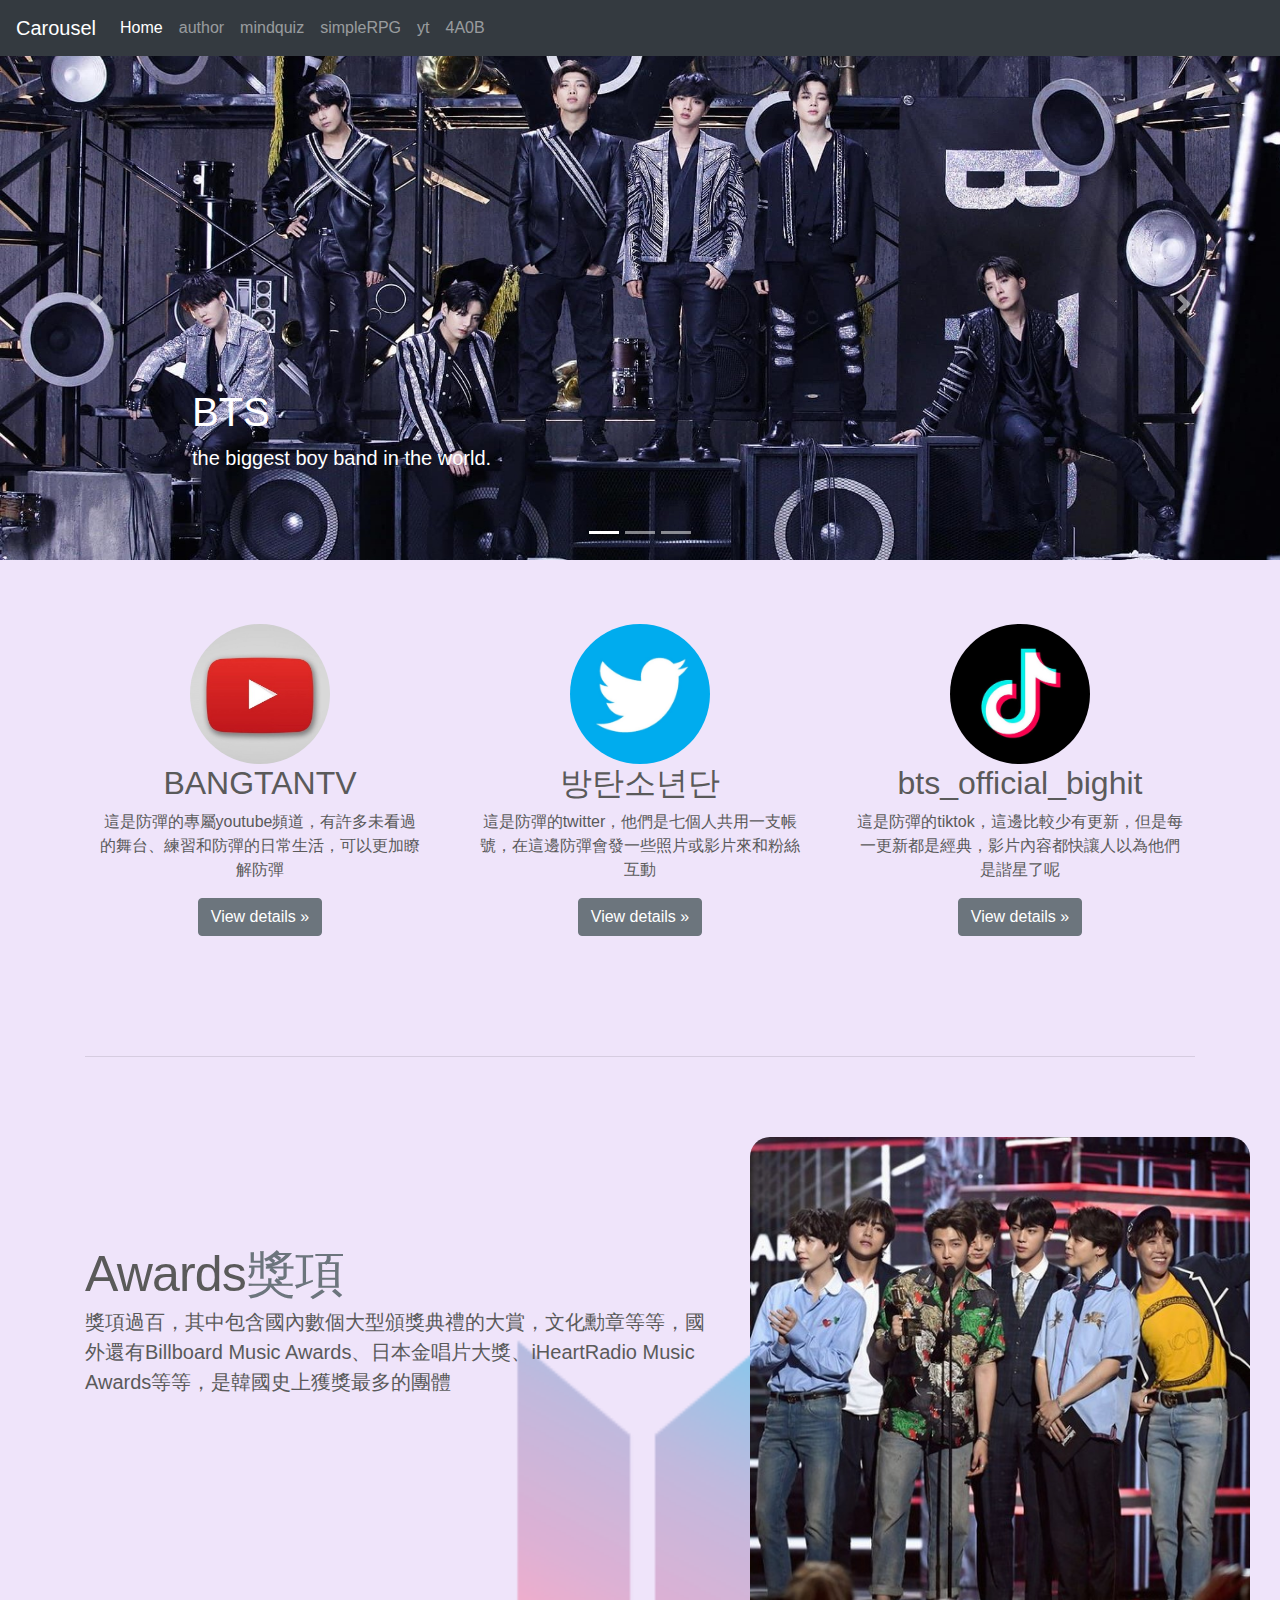
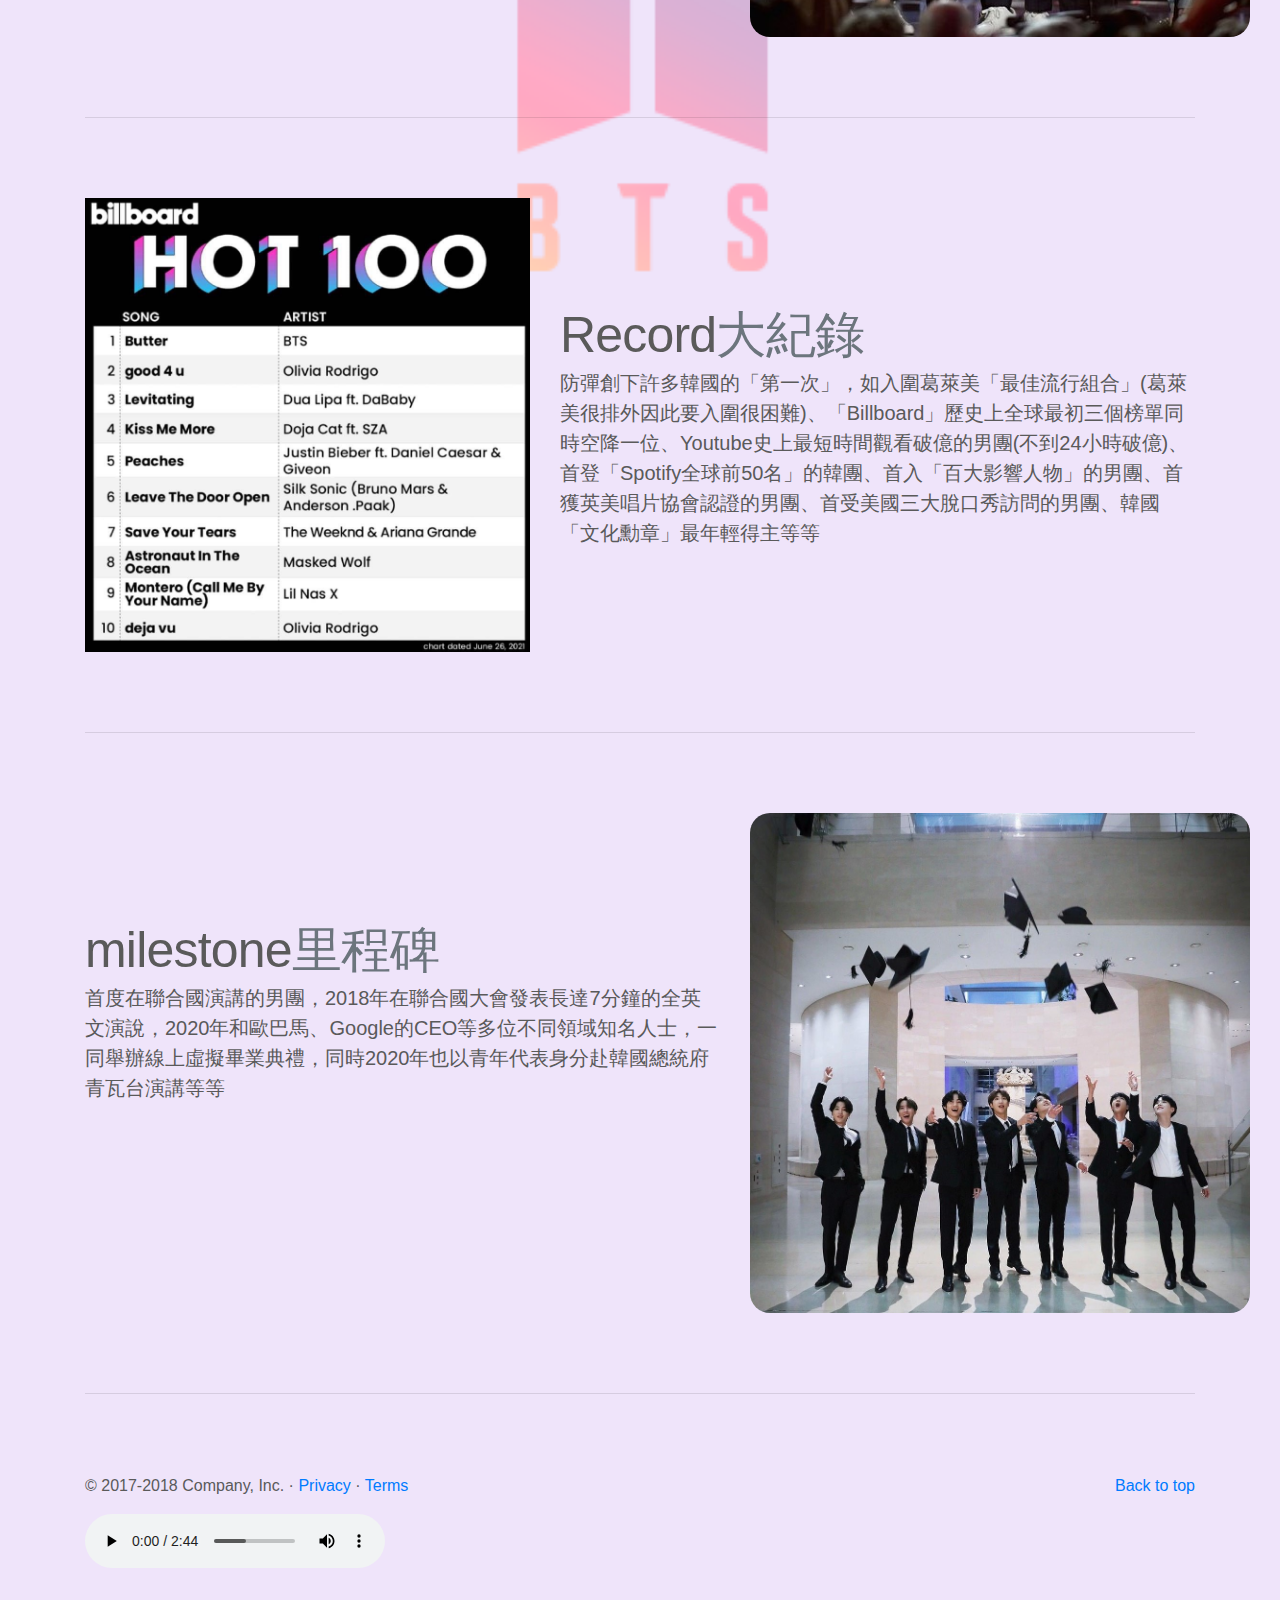
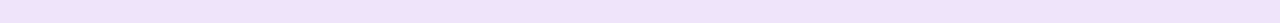
<file: index.html>
<!doctype html>
<html lang="en">

<head>
    <meta charset="utf-8">
    <meta name="viewport" content="width=device-width, initial-scale=1, shrink-to-fit=no">
    <meta name="description" content="">
    <meta name="author" content="">
    <link rel="icon" href="favicon.ico">

    <title>Carousel Template for Bootstrap</title>

    <!-- Bootstrap core CSS -->
    <link href="dist/css/bootstrap.min.css" rel="stylesheet">
    <link href="style.css" rel="stylesheet">

    <!-- Custom styles for this template -->
    <link href="carousel.css" rel="stylesheet">

</head>

<body>

    <header>
        </audio>
        <nav class=" navbar navbar-expand-md navbar-dark fixed-top bg-dark ">
            <a class="navbar-brand " href="# ">Carousel</a>
            <button class="navbar-toggler " type="button " data-toggle="collapse " data-target="#navbarCollapse " aria-controls="navbarCollapse " aria-expanded="false " aria-label="Toggle navigation ">
          <span class="navbar-toggler-icon "></span>
        </button>
            <div class="collapse navbar-collapse " id="navbarCollapse ">
                <ul class="navbar-nav mr-auto ">
                    <li class="nav-item active ">
                        <a class="nav-link " href="# ">Home <span class="sr-only ">(current)</span></a>
                    </li>
                    <li class="nav-item">
                        <a class="nav-link" href="irene.html">author</a>
                    </li>
                    <li class="nav-item ">
                        <a class="nav-link " href="mindquiz.html ">mindquiz</a>
                    </li>
                    <li class="nav-item ">
                        <a class="nav-link " href="simpleRPG.html ">simpleRPG</a>
                    </li>
                    <li class="nav-item ">
                        <a class="nav-link " href="yt.html ">yt</a>
                    </li>
                    <li class="nav-item">
                        <a class="nav-link " href="4A0B.html">4A0B</a>
                    </li>
                </ul>

            </div>
        </nav>
    </header>

    <main role="main ">

        <div id="myCarousel" class="carousel slide" data-ride="carousel">
            <ol class="carousel-indicators">
                <li data-target="#myCarousel" data-slide-to="0" class="active"></li>
                <li data-target="#myCarousel" data-slide-to="1"></li>
                <li data-target="#myCarousel" data-slide-to="2"></li>
            </ol>
            <div class="carousel-inner">
                <div class="carousel-item active">
                    <img class="first-slide" src="img/02.jpg" alt="First slide">
                    <div class="container">
                        <div class="carousel-caption text-left">
                            <h1>BTS</h1>
                            <p>the biggest boy band in the world.</p>

                        </div>
                    </div>
                </div>
                <div class="carousel-item">
                    <img class="second-slide" src="img/20.jpg" alt="Second slide">
                    <div class="container">
                        <div class="carousel-caption">
                            <h1>防彈少年團</h1>
                            <p>由Jin Suga J-hope RM Jimin V Joungkook組成的七人男子團體</p>

                        </div>
                    </div>
                </div>
                <div class="carousel-item">
                    <img class="third-slide" src="img/06.jpg" alt="Third slide">
                    <div class="container">
                        <div class="carousel-caption text-right">
                            <h1>Speak Yourself！</h1>
                            <p>No matter who you are, where you from, your skin color, your gender identity, just speak yourself.</p>

                        </div>
                    </div>
                </div>
            </div>
            <a class="carousel-control-prev" href="#myCarousel" role="button" data-slide="prev">
                <span class="carousel-control-prev-icon" aria-hidden="true"></span>
                <span class="sr-only">Previous</span>
            </a>
            <a class="carousel-control-next" href="#myCarousel" role="button" data-slide="next">
                <span class="carousel-control-next-icon" aria-hidden="true"></span>
                <span class="sr-only">Next</span>
            </a>
        </div>


        <!-- Marketing messaging and featurettes
      ================================================== -->
        <!-- Wrap the rest of the page in another container to center all the content. -->

        <div class="container marketing ">

            <!-- Three columns of text below the carousel -->
            <div class="row ">
                <div class="col-lg-4 ">
                    <img class="rounded-circle " src="img/07.jpg " alt="Generic placeholder image " width="140 " height="140 ">
                    <h2>BANGTANTV</h2>
                    <p>這是防彈的專屬youtube頻道，有許多未看過的舞台、練習和防彈的日常生活，可以更加瞭解防彈</p>
                    <p><a class="btn btn-secondary " href="https://www.youtube.com/channel/UCLkAepWjdylmXSltofFvsYQ " role="button ">View details &raquo;</a></p>
                </div>
                <!-- /.col-lg-4 -->
                <div class="col-lg-4 ">
                    <img class="rounded-circle " src="img/08.jpg " alt="Generic placeholder image " width="140 " height="140 ">
                    <h2>방탄소년단</h2>
                    <p>這是防彈的twitter，他們是七個人共用一支帳號，在這邊防彈會發一些照片或影片來和粉絲互動</p>
                    <p><a class="btn btn-secondary " href="https://twitter.com/BTS_twt " role="button ">View details &raquo;</a></p>
                </div>
                <!-- /.col-lg-4 -->
                <div class="col-lg-4 ">
                    <img class="rounded-circle " src="img/09.jpg " alt="Generic placeholder image " width="140 " height="140 ">
                    <h2>bts_official_bighit</h2>
                    <p>這是防彈的tiktok，這邊比較少有更新，但是每一更新都是經典，影片內容都快讓人以為他們是諧星了呢</p>
                    <p><a class="btn btn-secondary " href="https://www.tiktok.com/@bts_official_bighit? " role="button ">View details &raquo;</a></p>
                </div>
                <!-- /.col-lg-4 -->
            </div>
            <!-- /.row -->


            <!-- START THE FEATURETTES -->

            <hr class="featurette-divider ">

            <div class="row featurette ">
                <div class="col-md-7 ">
                    <h2 class="featurette-heading ">Awards<span class="text-muted ">獎項</span></h2>
                    <p class="lead ">獎項過百，其中包含國內數個大型頒獎典禮的大賞，文化勳章等等，國外還有Billboard Music Awards、日本金唱片大獎、iHeartRadio Music Awards等等，是韓國史上獲獎最多的團體</p>
                </div>
                <div class="col-md-5 ">
                    <a href="https://www.youtube.com/watch?v=60Ks0ybPuac"><img class="radius" src="img/13.jpg " alt="Generic placeholder image "></a>
                </div>
            </div>

            <hr class="featurette-divider ">

            <div class="row featurette ">
                <div class="col-md-7 order-md-2 ">
                    <h2 class="featurette-heading ">Record<span class="text-muted ">大紀錄</span></h2>
                    <p class="lead ">防彈創下許多韓國的「第一次」，如入圍葛萊美「最佳流行組合」(葛萊美很排外因此要入圍很困難)、「Billboard」歷史上全球最初三個榜單同時空降一位、Youtube史上最短時間觀看破億的男團(不到24小時破億)、首登「Spotify全球前50名」的韓團、首入「百大影響人物」的男團、首獲英美唱片協會認證的男團、首受美國三大脫口秀訪問的男團、韓國「文化勳章」最年輕得主等等</p>
                </div>
                <div class="col-md-5 order-md-1 ">
                    <a href="https://www.youtube.com/watch?v=T4x7sDevVTY"><img class="featurette-image img-fluid mx-auto " src="img/14.jpg " alt="Generic placeholder image "></a>
                </div>
            </div>

            <hr class="featurette-divider ">

            <div class="row featurette ">
                <div class="col-md-7 ">
                    <h2 class="featurette-heading ">milestone<span class="text-muted ">里程碑</span></h2>
                    <p class="lead ">首度在聯合國演講的男團，2018年在聯合國大會發表長達7分鐘的全英文演說，2020年和歐巴馬、Google的CEO等多位不同領域知名人士，一同舉辦線上虛擬畢業典禮，同時2020年也以青年代表身分赴韓國總統府青瓦台演講等等</p>
                </div>
                <div class="col-md-5 ">
                    <a href="https://www.youtube.com/watch?v=ZhJ-LAQ6e_Y"><img class="radius" src="img/12.jpg " alt="Generic placeholder image "></a>
                </div>
            </div>

            <hr class="featurette-divider ">

            <!-- /END THE FEATURETTES -->

        </div>
        <!-- /.container -->


        <!-- FOOTER -->
        <footer class="container ">
            <p class="float-right "><a href="# ">Back to top</a></p>
            <p>&copy; 2017-2018 Company, Inc. &middot; <a href="# ">Privacy</a> &middot; <a href="# ">Terms</a></p>
            <audio src="butter.mp3" controls autoplay loop></audio>

        </footer>
    </main>

    <!-- Bootstrap core JavaScript
    ================================================== -->
    <!-- Placed at the end of the document so the pages load faster -->
    <script src="https://code.jquery.com/jquery-3.3.1.slim.min.js " integrity="sha384-q8i/X+965DzO0rT7abK41JStQIAqVgRVzpbzo5smXKp4YfRvH+8abtTE1Pi6jizo " crossorigin="anonymous "></script>
    <script>
        window.jQuery || document.write('<script src="assets/js/vendor/jquery-slim.min.js "><\/script>')
    </script>
    <script src="assets/js/vendor/popper.min.js "></script>
    <script src="dist/js/bootstrap.min.js "></script>
    <!-- Just to make our placeholder images work. Don't actually copy the next line! -->
    <script src="assets/js/vendor/holder.min.js "></script>
</body>

</html>
</file>
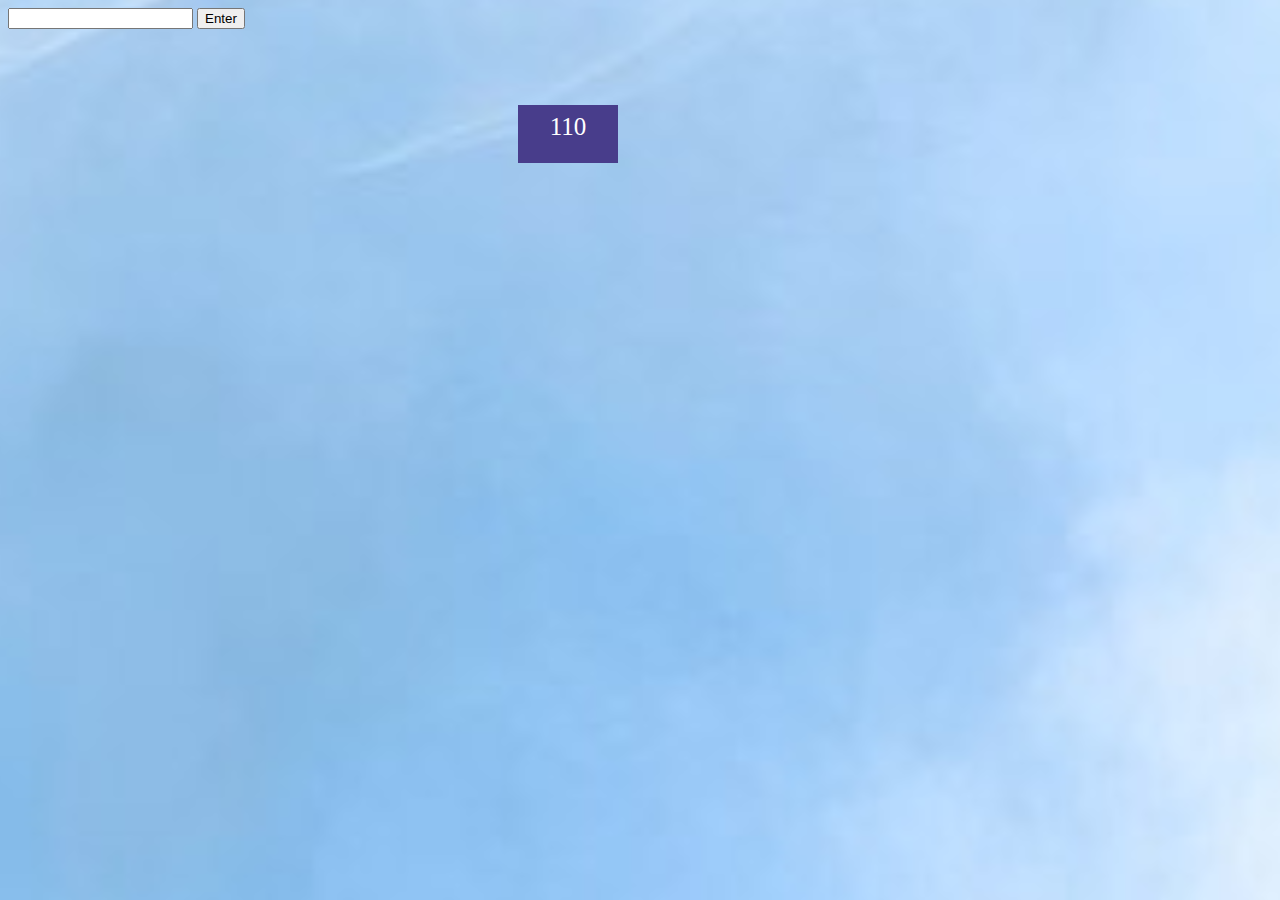
<file: 4A0B/index.html>
<!DOCTYPE html>

<head>
    <meta charset="utf-8">
    <title></title>
    <link rel="stylesheet" href="style.css">
</head>

<body>
    <input id="userInput" type="text">
    <button>Enter</button>
    <p id="hint"></p>
    <div id="timer"></div>
    <!--倒數 -->
    <script async defer src="main.js"></script>
</body>

</html>
</file>
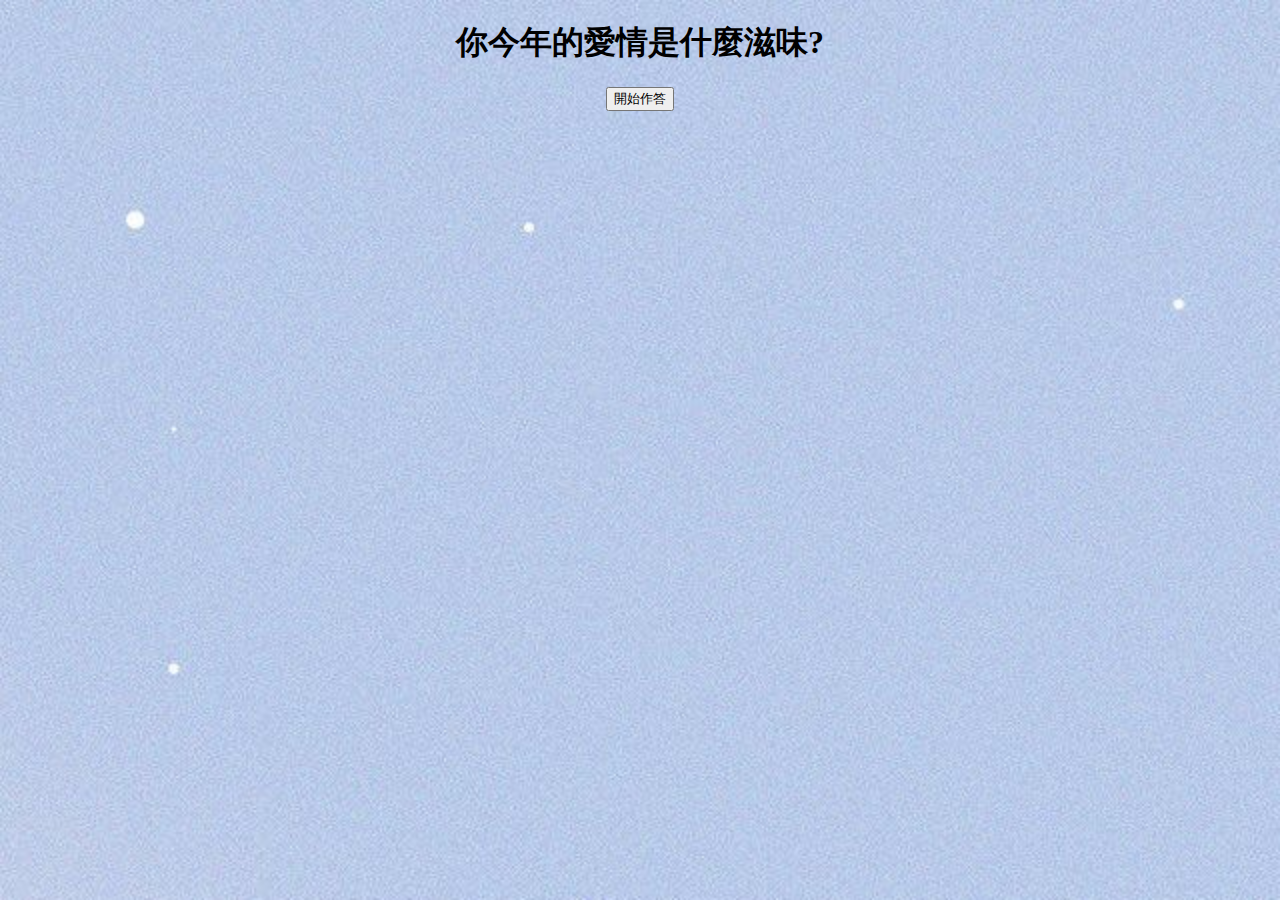
<file: mindquiz/index.html>
<!DOCTYPE html>
<html>

<head>
    <meta charset="utf-8">
    <title>Mind Quiz</title>
    <link rel="stylesheet" href="style.css">
</head>

<body>
    <h1>你今年的愛情是什麼滋味?</h1>
    <div>
        <h2 id="question"></h2>
        <div id="options"></div>
    </div>
    <input id="startButton" type="button" value="開始作答">
    <script src="https://code.jquery.com/jquery-3.6.0.min.js"></script>
    <script src="data.js"></script>
    <script src="main.js"></script>
</body>

</html>
</file>
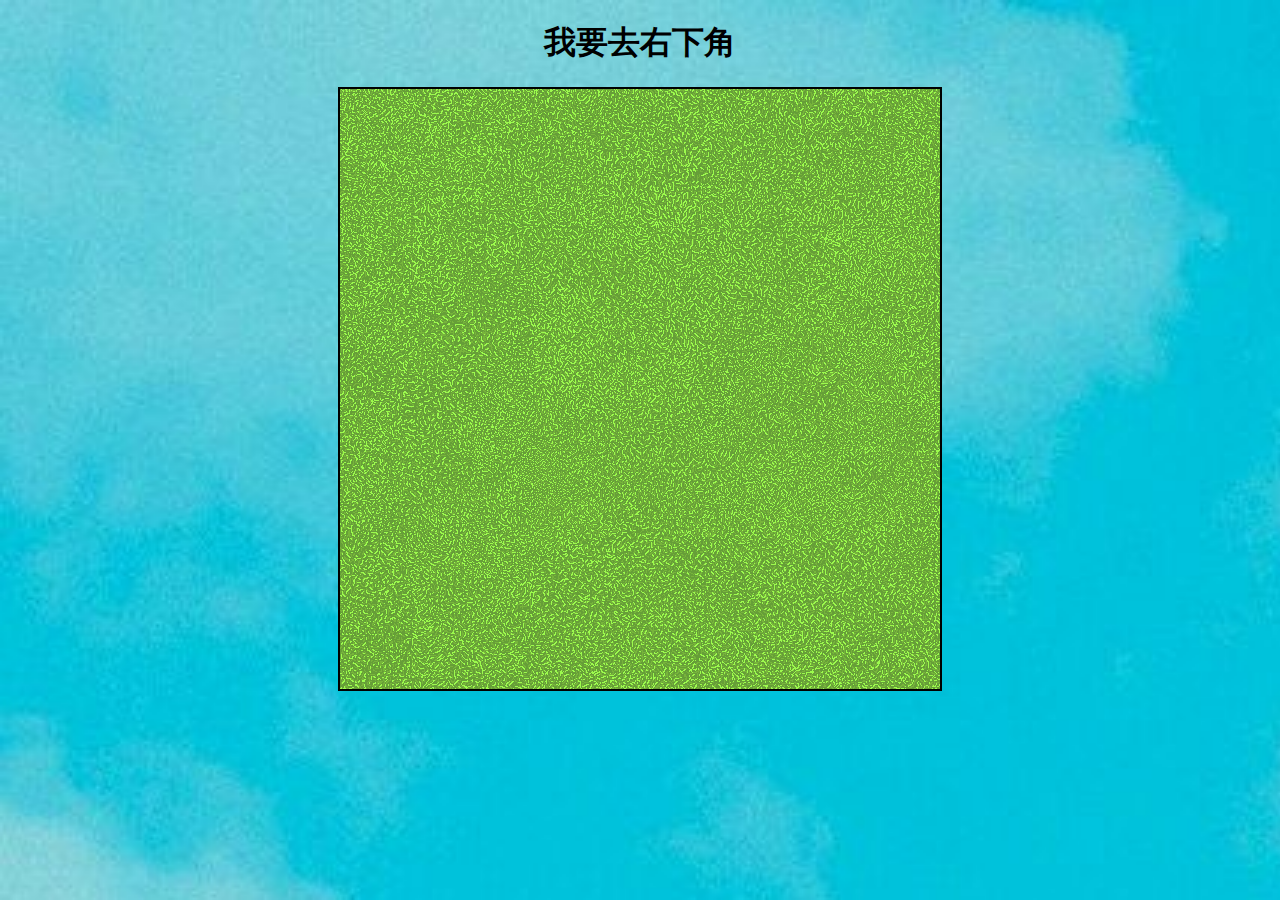
<file: simpleRPG/index.html>
<!DOCTYPE html>
<html>

<head>
    <meta charset="utf-8">
    <title>Simple RPG</title>
    <link rel="stylesheet" href="style.css">
</head>

<body>
    <h1>我要去右下角</h1>
    <div>
        <canvas id="myCanvas" width="600" height="600"></canvas>
        <p id="talkBox"></p>
    </div>
    <script src="https://code.jquery.com/jquery-3.6.0.min.js"></script>
    <script src="main.js"></script>
</body>

</html>
</file>
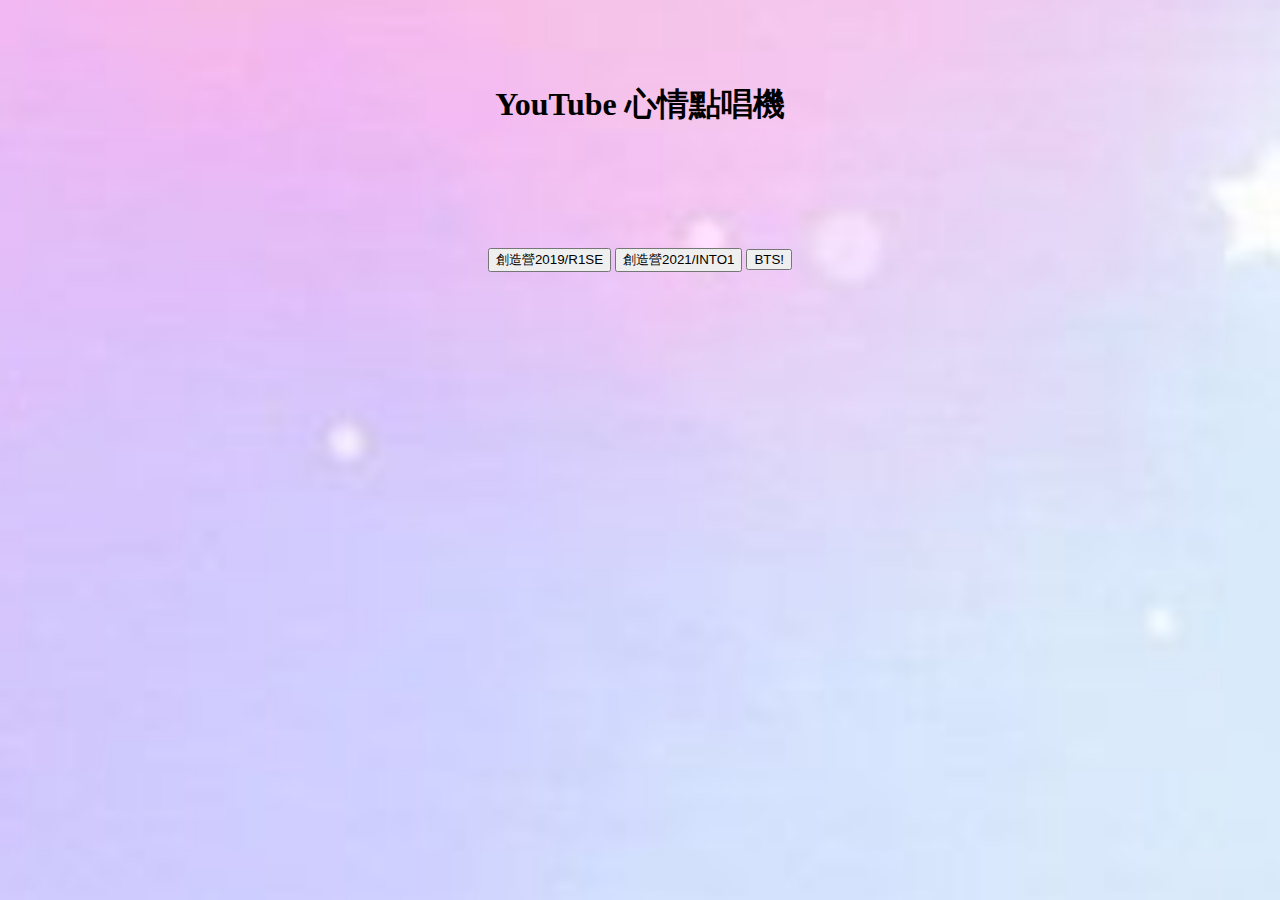
<file: yt/index.html>
<!DOCTYPE html>
<html>

<head>
    <meta charset="utf-8">
    <title></title>
    <link rel="stylesheet" href="style.css">
</head>

<body>
    <br><br><br>
    <h1>YouTube 心情點唱機</h1>

    <!--播放歌曲名稱放這裡-->
    <div id="player"></div>
    <h2></h2>
    <!-- YouTube Video Player -->
    <br><br><br>
    <input id="playButton1" type="button" value="創造營2019/R1SE">
    <input id="playButton2" type="button" value="創造營2021/INTO1">
    <input id="playButton3" type="button" value="BTS!">
    <script src="https://code.jquery.com/jquery-3.6.0.min.js"></script>
    <script src="https://www.youtube.com/iframe_api"></script>
    <script src="playList.js"></script>
    <script src="main.js"></script>
</body>

</html>
</file>
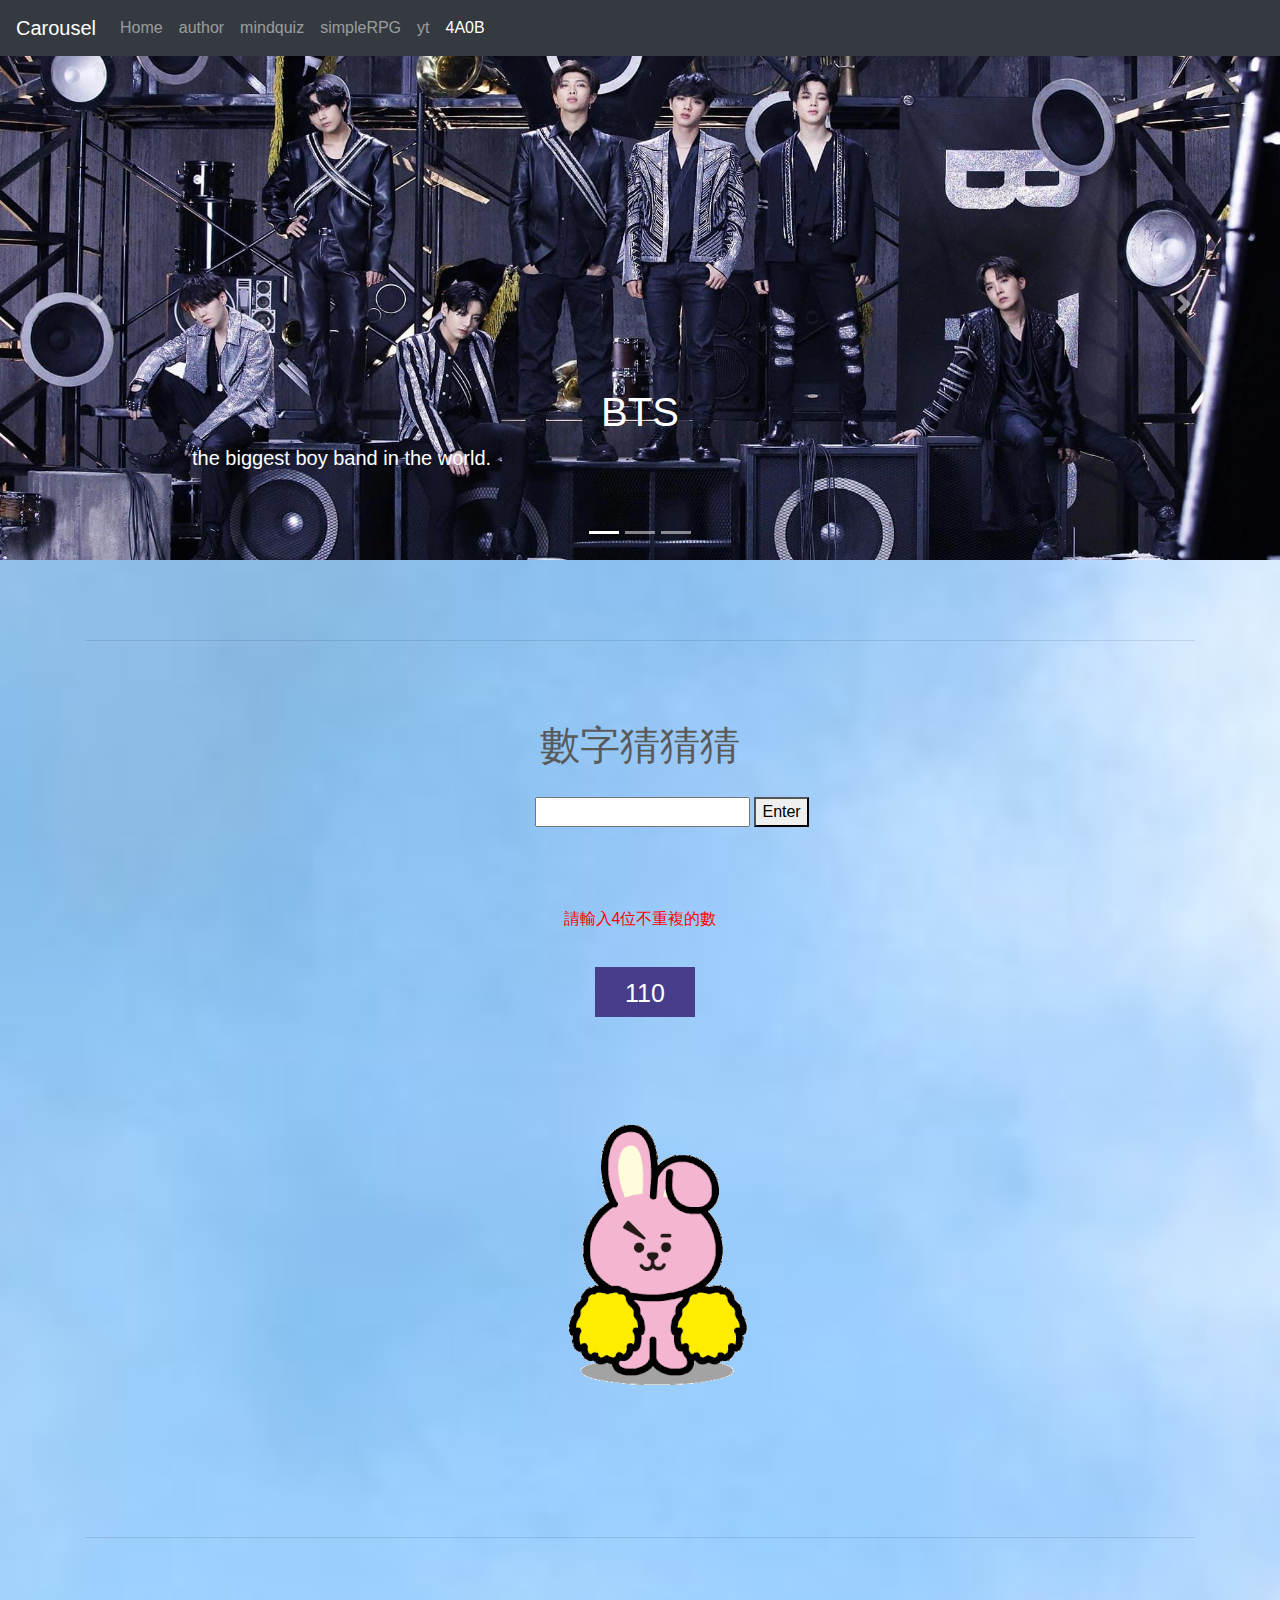
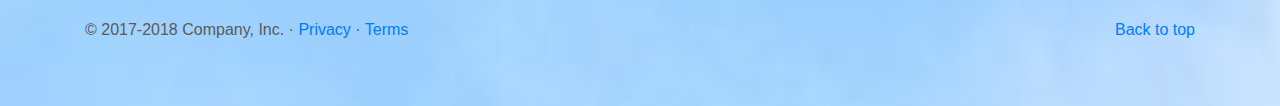
<file: 4A0B.html>
<!doctype html>
<html lang="en">

<head>
    <meta charset="utf-8">
    <meta name="viewport" content="width=device-width, initial-scale=1, shrink-to-fit=no">
    <meta name="description" content="">
    <meta name="author" content="">
    <link rel="icon" href="favicon.ico">

    <title>Carousel Template for Bootstrap</title>

    <!-- Bootstrap core CSS -->
    <link href="dist/css/bootstrap.min.css" rel="stylesheet">
    <link href="4A0B/style.css" rel="stylesheet">

    <!-- Custom styles for this template -->
    <link href="carousel.css" rel="stylesheet">
</head>

<body>

    <header>
        <nav class="navbar navbar-expand-md navbar-dark fixed-top bg-dark">
            <a class="navbar-brand" href="#">Carousel</a>
            <button class="navbar-toggler" type="button" data-toggle="collapse" data-target="#navbarCollapse" aria-controls="navbarCollapse" aria-expanded="false" aria-label="Toggle navigation">
          <span class="navbar-toggler-icon"></span>
        </button>
            <div class="collapse navbar-collapse" id="navbarCollapse">
                <ul class="navbar-nav mr-auto">
                    <li class="nav-item">
                        <a class="nav-link" href="index.html">Home </a>
                    </li>
                    <li class="nav-item">
                        <a class="nav-link" href="irene.html">author</a>
                    </li>
                    <li class="nav-item ">
                        <a class="nav-link" href="mindquiz.html">mindquiz</a>
                    </li>
                    <li class="nav-item">
                        <a class="nav-link" href="simpleRPG.html">simpleRPG</a>
                    </li>
                    <li class="nav-item">
                        <a class="nav-link" href="yt.html">yt</a>
                    </li>
                    <li class="nav-item">
                        <a class="nav-link active" href="#">4A0B<span class="sr-only">(current)</span></a>
                    </li>
                </ul>

            </div>
        </nav>
    </header>

    <main role="main">

        <div id="myCarousel" class="carousel slide" data-ride="carousel">
            <ol class="carousel-indicators">
                <li data-target="#myCarousel" data-slide-to="0" class="active"></li>
                <li data-target="#myCarousel" data-slide-to="1"></li>
                <li data-target="#myCarousel" data-slide-to="2"></li>
            </ol>
            <div class="carousel-inner">
                <div class="carousel-item active">
                    <img class="first-slide" src="img/02.jpg" alt="First slide">
                    <div class="container">
                        <div class="carousel-caption text-left">
                            <h1>BTS</h1>
                            <p>the biggest boy band in the world.</p>

                        </div>
                    </div>
                </div>
                <div class="carousel-item">
                    <img class="second-slide" src="img/20.jpg" alt="Second slide">
                    <div class="container">
                        <div class="carousel-caption">
                            <h1>防彈少年團</h1>
                            <p>由Jin Suga J-hope RM Jimin V Joungkook組成的七人男子團體</p>

                        </div>
                    </div>
                </div>
                <div class="carousel-item">
                    <img class="third-slide" src="img/06.jpg" alt="Third slide">
                    <div class="container">
                        <div class="carousel-caption text-right">
                            <h1>Speak Yourself！</h1>
                            <p>No matter who you are, where you from, your skin color, your gender identity, just speak yourself.</p>

                        </div>
                    </div>
                </div>
            </div>
            <a class="carousel-control-prev" href="#myCarousel" role="button" data-slide="prev">
                <span class="carousel-control-prev-icon" aria-hidden="true"></span>
                <span class="sr-only">Previous</span>
            </a>
            <a class="carousel-control-next" href="#myCarousel" role="button" data-slide="next">
                <span class="carousel-control-next-icon" aria-hidden="true"></span>
                <span class="sr-only">Next</span>
            </a>
        </div>


        <!-- Marketing messaging and featurettes
      ================================================== -->
        <!-- Wrap the rest of the page in another container to center all the content. -->

        <div class="container marketing">


            <!-- START THE FEATURETTES -->

            <hr class="featurette-divider">
            <h1>數字猜猜猜</h1>
            <input id="userInput" type="text" maxlength="4" style="margin-left:450px; margin-top:20px">
            <button id="Button">Enter</button>
            <table id="myTable">

            </table>
            <p id="hint">請輸入4位不重複的數</p>
            <div id="timer"></div>
            <img id="myImage" src="4A0B/02.gif" width="640" height="320">
            <audio id="bgMusic">
            </audio>
            <hr class="featurette-divider ">

            <!-- /END THE FEATURETTES -->

        </div>
        <!-- /.container -->


        <!-- FOOTER -->
        <footer class="container ">
            <p class="float-right "><a href="# ">Back to top</a></p>
            <p>&copy; 2017-2018 Company, Inc. &middot; <a href="# ">Privacy</a> &middot; <a href="# ">Terms</a></p>

        </footer>
    </main>

    <!-- Bootstrap core JavaScript
    ================================================== -->
    <!-- Placed at the end of the document so the pages load faster -->
    <script src="https://code.jquery.com/jquery-3.3.1.slim.min.js " integrity="sha384-q8i/X+965DzO0rT7abK41JStQIAqVgRVzpbzo5smXKp4YfRvH+8abtTE1Pi6jizo " crossorigin="anonymous "></script>
    <script>
        window.jQuery || document.write('<script src="assets/js/vendor/jquery-slim.min.js "><\/script>')
    </script>
    <script src="assets/js/vendor/popper.min.js "></script>
    <script src="dist/js/bootstrap.min.js "></script>
    <!-- Just to make our placeholder images work. Don't actually copy the next line! -->
    <script src="assets/js/vendor/holder.min.js "></script>
    <script src="4A0B/main.js "></script>
</body>

</html>
</file>
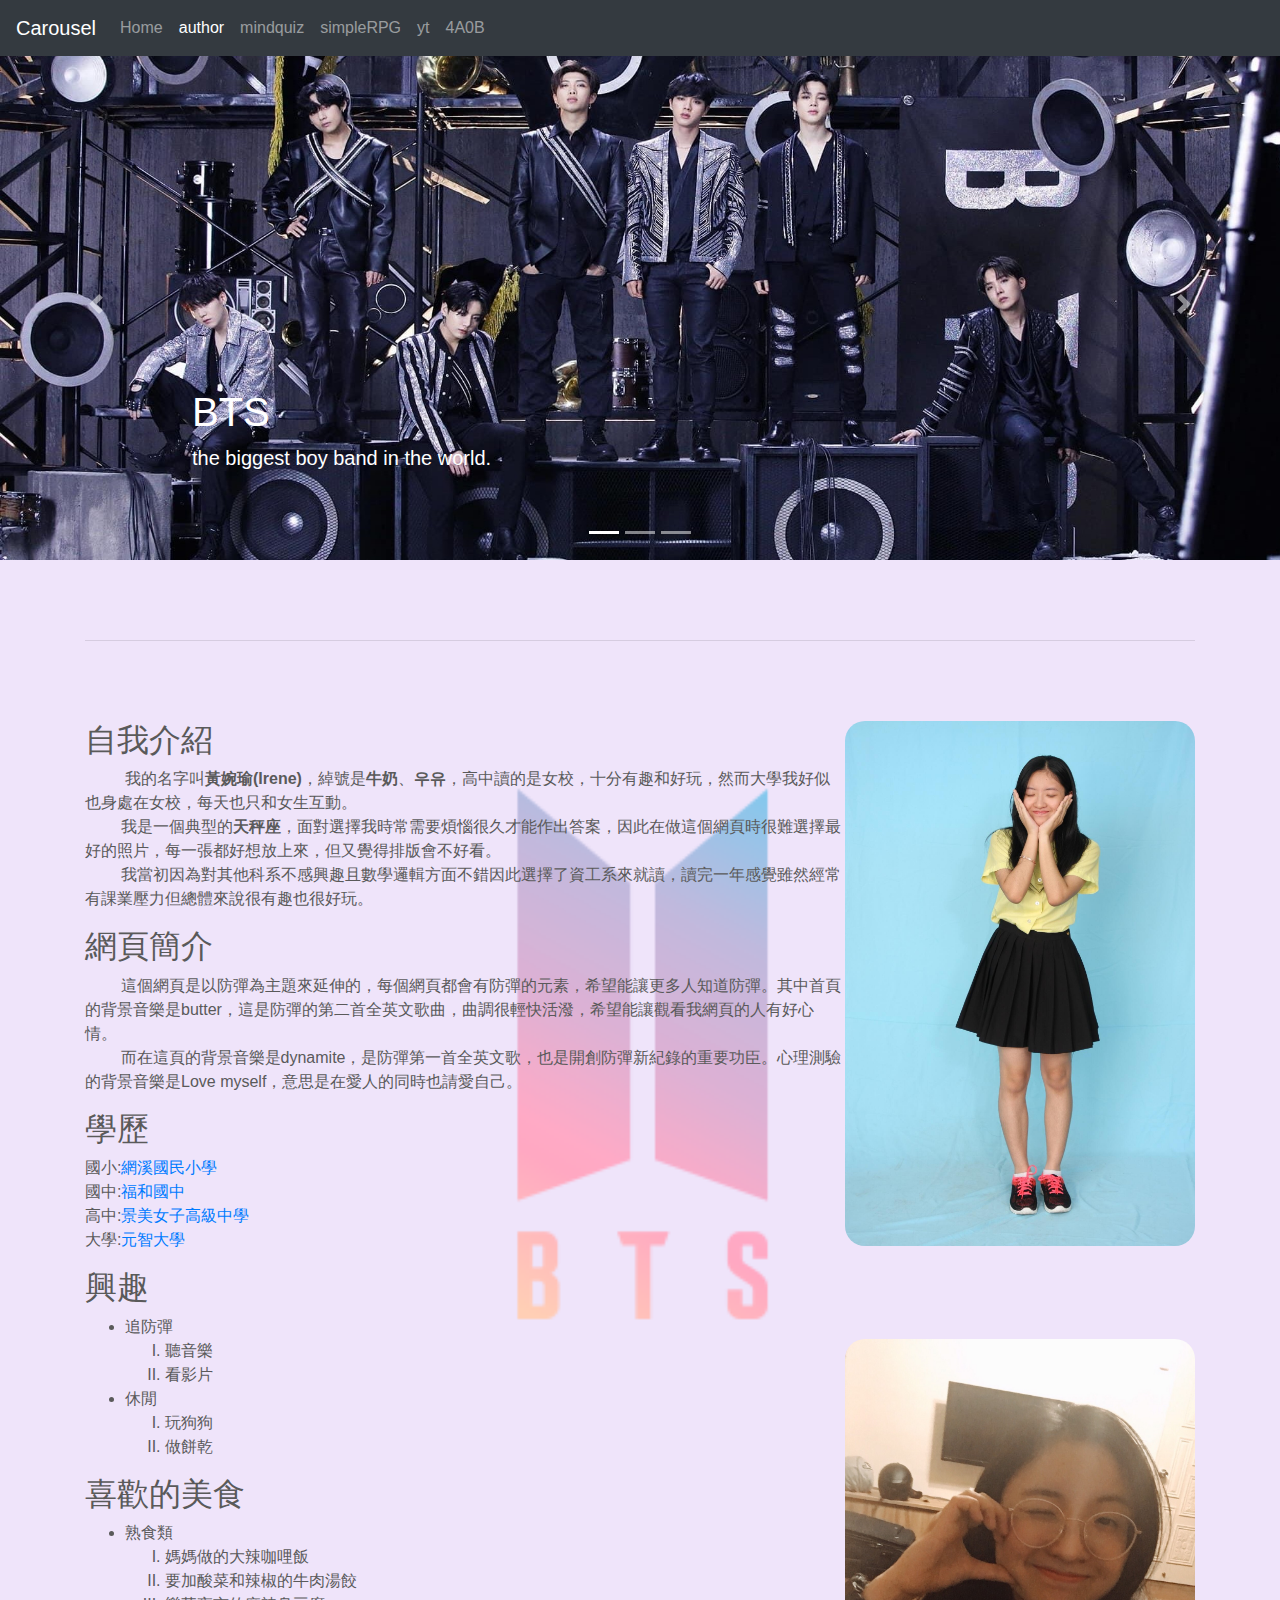
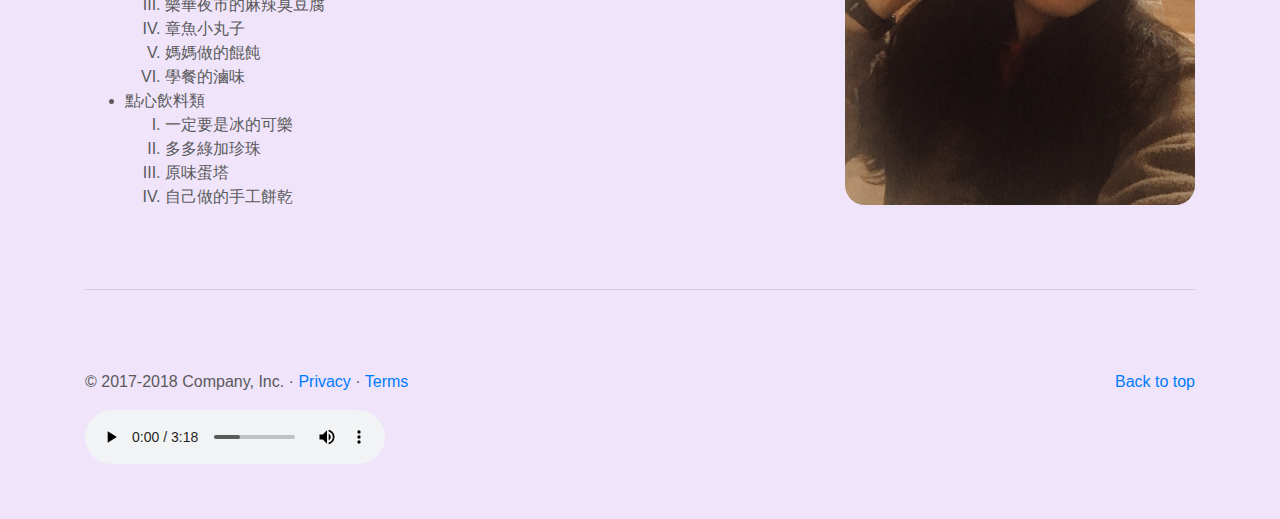
<file: irene.html>
<!doctype html>
<html lang="en">

<head>
    <meta charset="utf-8">
    <meta name="viewport" content="width=device-width, initial-scale=1, shrink-to-fit=no">
    <meta name="description" content="">
    <meta name="author" content="">
    <link rel="icon" href="favicon.ico">

    <title>Carousel Template for Bootstrap</title>

    <!-- Bootstrap core CSS -->
    <link href="dist/css/bootstrap.min.css" rel="stylesheet">
    <!-- Custom styles for this template -->
    <link href="carousel.css" rel="stylesheet">
    <link href="style.css" rel="stylesheet">
</head>

<body>

    <header>
        <nav class="navbar navbar-expand-md navbar-dark fixed-top bg-dark">
            <a class="navbar-brand" href="#">Carousel</a>
            <button class="navbar-toggler" type="button" data-toggle="collapse" data-target="#navbarCollapse" aria-controls="navbarCollapse" aria-expanded="false" aria-label="Toggle navigation">
          <span class="navbar-toggler-icon"></span>
        </button>
            <div class="collapse navbar-collapse" id="navbarCollapse">
                <ul class="navbar-nav mr-auto">
                    <li class="nav-item">
                        <a class="nav-link" href="index.html">Home </a>
                    </li>
                    <li class="nav-item">
                        <a class="nav-link active" href="#">author<span class="sr-only">(current)</span></a>
                    </li>
                    <li class="nav-item ">
                        <a class="nav-link" href="mindquiz.html">mindquiz</a>
                    </li>
                    <li class="nav-item">
                        <a class="nav-link" href="simpleRPG.html">simpleRPG</a>
                    </li>
                    <li class="nav-item">
                        <a class="nav-link" href="yt.html">yt</a>
                    </li>
                    <li class="nav-item">
                        <a class="nav-link " href="4A0B.html">4A0B</a>
                    </li>
                </ul>

            </div>
        </nav>
    </header>

    <main role="main">

        <div id="myCarousel" class="carousel slide" data-ride="carousel">
            <ol class="carousel-indicators">
                <li data-target="#myCarousel" data-slide-to="0" class="active"></li>
                <li data-target="#myCarousel" data-slide-to="1"></li>
                <li data-target="#myCarousel" data-slide-to="2"></li>
            </ol>
            <div class="carousel-inner">
                <div class="carousel-item active">
                    <img class="first-slide" src="img/02.jpg" alt="First slide">
                    <div class="container">
                        <div class="carousel-caption text-left">
                            <h1>BTS</h1>
                            <p>the biggest boy band in the world.</p>

                        </div>
                    </div>
                </div>
                <div class="carousel-item">
                    <img class="second-slide" src="img/20.jpg" alt="Second slide">
                    <div class="container">
                        <div class="carousel-caption">
                            <h1>防彈少年團</h1>
                            <p>由Jin Suga J-hope RM Jimin V Joungkook組成的七人男子團體</p>

                        </div>
                    </div>
                </div>
                <div class="carousel-item">
                    <img class="third-slide" src="img/06.jpg" alt="Third slide">
                    <div class="container">
                        <div class="carousel-caption text-right">
                            <h1>Speak Yourself！</h1>
                            <p>No matter who you are, where you from, your skin color, your gender identity, just speak yourself.</p>

                        </div>
                    </div>
                </div>
            </div>
            <a class="carousel-control-prev" href="#myCarousel" role="button" data-slide="prev">
                <span class="carousel-control-prev-icon" aria-hidden="true"></span>
                <span class="sr-only">Previous</span>
            </a>
            <a class="carousel-control-next" href="#myCarousel" role="button" data-slide="next">
                <span class="carousel-control-next-icon" aria-hidden="true"></span>
                <span class="sr-only">Next</span>
            </a>
        </div>


        <!-- Marketing messaging and featurettes
      ================================================== -->
        <!-- Wrap the rest of the page in another container to center all the content. -->

        <div class="container marketing">


            <!-- START THE FEATURETTES -->

            <hr class="featurette-divider">

            <img class="me" src="img/21.jpg" style="float:right" width=350pX>


            <h2>自我介紹</h2>
            <p>&nbsp&nbsp&nbsp&nbsp&nbsp&nbsp&nbsp&nbsp 我的名字叫<b>黃婉瑜(Irene)</b>，綽號是<b>牛奶</b>、<b>우유</b>，高中讀的是女校，十分有趣和好玩，然而大學我好似也身處在女校，每天也只和女生互動。
                </br>
                &nbsp&nbsp&nbsp&nbsp&nbsp&nbsp&nbsp&nbsp我是一個典型的<b>天秤座</b>，面對選擇我時常需要煩惱很久才能作出答案，因此在做這個網頁時很難選擇最好的照片，每一張都好想放上來，但又覺得排版會不好看。
                </br>
                &nbsp&nbsp&nbsp&nbsp&nbsp&nbsp&nbsp&nbsp我當初因為對其他科系不感興趣且數學邏輯方面不錯因此選擇了資工系來就讀，讀完一年感覺雖然經常有課業壓力但總體來說很有趣也很好玩。
                <h2>網頁簡介</h2>
                <p>&nbsp&nbsp&nbsp&nbsp&nbsp&nbsp&nbsp&nbsp這個網頁是以防彈為主題來延伸的，每個網頁都會有防彈的元素，希望能讓更多人知道防彈。其中首頁的背景音樂是butter，這是防彈的第二首全英文歌曲，曲調很輕快活潑，希望能讓觀看我網頁的人有好心情。
                    </br>
                    &nbsp&nbsp&nbsp&nbsp&nbsp&nbsp&nbsp&nbsp而在這頁的背景音樂是dynamite，是防彈第一首全英文歌，也是開創防彈新紀錄的重要功臣。心理測驗的背景音樂是Love myself，意思是在愛人的同時也請愛自己。
                </p>




                <h2>學歷</h2>
                <p>國小:<a href="https://www.whps.ntpc.edu.tw/">網溪國民小學</a></br>
                    國中:<a href="http://www.fhjh.ntpc.edu.tw/default_page.asp">福和國中</a></br>
                    高中:<a href="https://www.cmgsh.tp.edu.tw/nss/p/index">景美女子高級中學</a></br>
                    大學:<a href="https://www.yzu.edu.tw/">元智大學</a></p>


                <h2>興趣</h2>
                <ul>
                    <li>追防彈
                        <ol type="I">
                            <li>聽音樂
                                <img class="me" src="img/22.jpg" style="float:right" width=350px />
                                <li>看影片
                        </ol>
                        <li>休閒
                            <ol type="I">
                                <li>玩狗狗
                                    <li>做餅乾
                            </ol>
                </ul>

                <h2>喜歡的美食</h2>
                <ul>
                    <li>熟食類
                        <ol type="I">
                            <li>媽媽做的大辣咖哩飯
                                <li>要加酸菜和辣椒的牛肉湯餃
                                    <li>樂華夜市的麻辣臭豆腐
                                        <li>章魚小丸子
                                            <li>媽媽做的餛飩
                                                <li>學餐的滷味
                        </ol>
                        <li>點心飲料類
                            <ol type="I">
                                <li>一定要是冰的可樂
                                    <li>多多綠加珍珠
                                        <li>原味蛋塔
                                            <li>自己做的手工餅乾
                            </ol>
                </ul>

                <hr class="featurette-divider">

                <!-- /END THE FEATURETTES -->

        </div>
        <!-- /.container -->


        <!-- FOOTER -->
        <footer class="container">
            <p class="float-right"><a href="#">Back to top</a></p>
            <p>&copy; 2017-2018 Company, Inc. &middot; <a href="#">Privacy</a> &middot; <a href="#">Terms</a></p>
            <audio src="dynamite.mp3" controls autoplay loop></audio>
        </footer>
    </main>

    <!-- Bootstrap core JavaScript
    ================================================== -->
    <!-- Placed at the end of the document so the pages load faster -->
    <script src="https://code.jquery.com/jquery-3.3.1.slim.min.js" integrity="sha384-q8i/X+965DzO0rT7abK41JStQIAqVgRVzpbzo5smXKp4YfRvH+8abtTE1Pi6jizo" crossorigin="anonymous"></script>
    <script>
        window.jQuery || document.write('<script src="assets/js/vendor/jquery-slim.min.js"><\/script>')
    </script>
    <script src="assets/js/vendor/popper.min.js"></script>
    <script src="dist/js/bootstrap.min.js"></script>
    <!-- Just to make our placeholder images work. Don't actually copy the next line! -->
    <script src="assets/js/vendor/holder.min.js"></script>

</body>

</html>
</file>
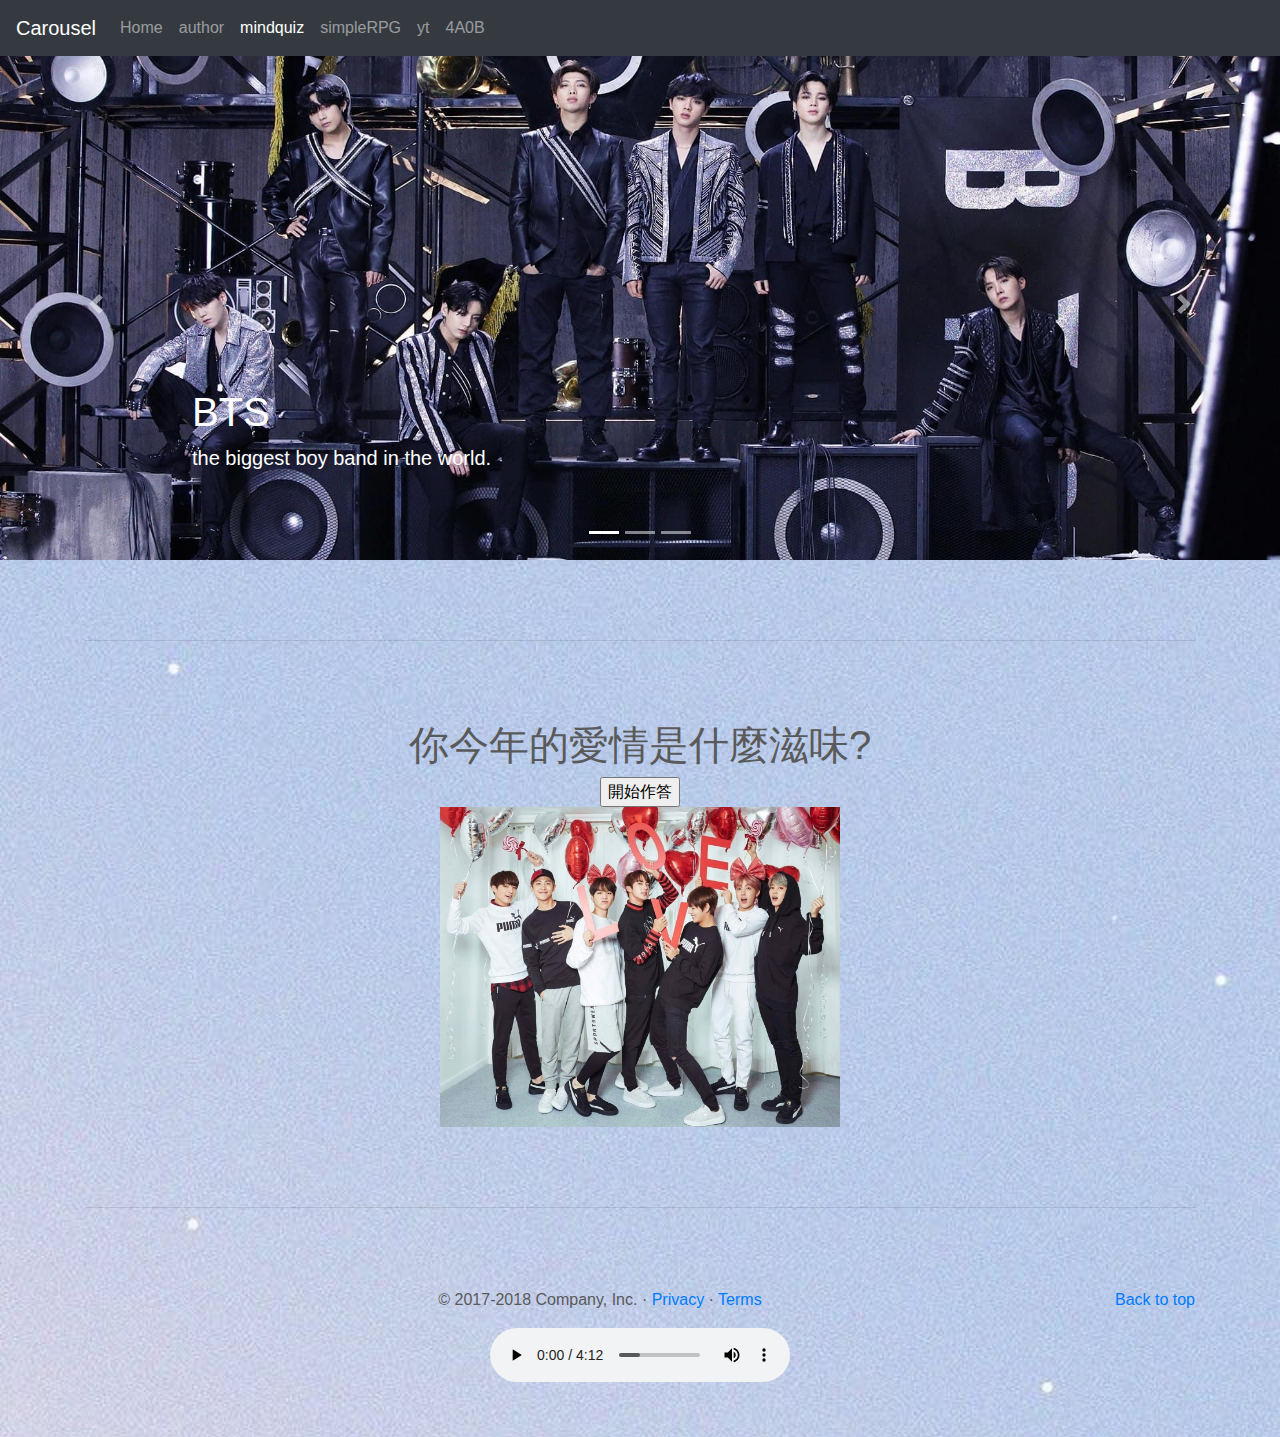
<file: mindquiz.html>
<!doctype html>
<html lang="en">

<head>
    <meta charset="utf-8">
    <meta name="viewport" content="width=device-width, initial-scale=1, shrink-to-fit=no">
    <meta name="description" content="">
    <meta name="author" content="">
    <link rel="icon" href="favicon.ico">

    <title>Carousel Template for Bootstrap</title>

    <!-- Bootstrap core CSS -->
    <link href="dist/css/bootstrap.min.css" rel="stylesheet">
    <link href="mindquiz/style.css" rel="stylesheet">
    <!--  -->

    <!-- Custom styles for this template -->
    <link href="carousel.css" rel="stylesheet">
</head>

<body>

    <header>
        <nav class="navbar navbar-expand-md navbar-dark fixed-top bg-dark">
            <a class="navbar-brand" href="#">Carousel</a>
            <button class="navbar-toggler" type="button" data-toggle="collapse" data-target="#navbarCollapse" aria-controls="navbarCollapse" aria-expanded="false" aria-label="Toggle navigation">
          <span class="navbar-toggler-icon"></span>
        </button>
            <div class="collapse navbar-collapse" id="navbarCollapse">
                <ul class="navbar-nav mr-auto">
                    <li class="nav-item">
                        <a class="nav-link" href="index.html">Home </a>
                    </li>
                    <li class="nav-item">
                        <a class="nav-link" href="irene.html">author</a>
                    </li>
                    <li class="nav-item active">
                        <a class="nav-link" href="#">mindquiz<span class="sr-only">(current)</span></a>
                    </li>
                    <li class="nav-item">
                        <a class="nav-link" href="simpleRPG.html">simpleRPG</a>
                        <!--  -->
                    </li>
                    <li class="nav-item">
                        <a class="nav-link" href="yt.html">yt</a>
                    </li>
                    <li class="nav-item">
                        <a class="nav-link " href="4A0B.html">4A0B</a>
                    </li>
                </ul>

            </div>
        </nav>
    </header>

    <main role="main">

        <div id="myCarousel" class="carousel slide" data-ride="carousel">
            <ol class="carousel-indicators">
                <li data-target="#myCarousel" data-slide-to="0" class="active"></li>
                <li data-target="#myCarousel" data-slide-to="1"></li>
                <li data-target="#myCarousel" data-slide-to="2"></li>
            </ol>
            <div class="carousel-inner">
                <div class="carousel-item active">
                    <img class="first-slide" src="img/02.jpg" alt="First slide">
                    <div class="container">
                        <div class="carousel-caption text-left">
                            <h1>BTS</h1>
                            <p>the biggest boy band in the world.</p>

                        </div>
                    </div>
                </div>
                <div class="carousel-item">
                    <img class="second-slide" src="img/20.jpg" alt="Second slide">
                    <div class="container">
                        <div class="carousel-caption">
                            <h1>防彈少年團</h1>
                            <p>由Jin Suga J-hope RM Jimin V Joungkook組成的七人男子團體</p>

                        </div>
                    </div>
                </div>
                <div class="carousel-item">
                    <img class="third-slide" src="img/06.jpg" alt="Third slide">
                    <div class="container">
                        <div class="carousel-caption text-right">
                            <h1>Speak Yourself！</h1>
                            <p>No matter who you are, where you from, your skin color, your gender identity, just speak yourself.</p>

                        </div>
                    </div>
                </div>
            </div>
            <a class="carousel-control-prev" href="#myCarousel" role="button" data-slide="prev">
                <span class="carousel-control-prev-icon" aria-hidden="true"></span>
                <span class="sr-only">Previous</span>
            </a>
            <a class="carousel-control-next" href="#myCarousel" role="button" data-slide="next">
                <span class="carousel-control-next-icon" aria-hidden="true"></span>
                <span class="sr-only">Next</span>
            </a>
        </div>


        <!-- Marketing messaging and featurettes
      ================================================== -->
        <!-- Wrap the rest of the page in another container to center all the content. -->

        <div class="container marketing">


            <!-- START THE FEATURETTES -->

            <hr class="featurette-divider">
            <!--  -->
            <h1>你今年的愛情是什麼滋味?</h1>
            <div>
                <h2 id="question"></h2>
                <div id="options"></div>

            </div>
            <input id="startButton" type="button" value="開始作答"><br>
            <img id="myImage" src="mindquiz/05.jpg" width="400" height="320">
            <hr class="featurette-divider">

            <!-- /END THE FEATURETTES -->

        </div>
        <!-- /.container -->


        <!-- FOOTER -->
        <footer class="container">
            <p class="float-right"><a href="#">Back to top</a></p>
            <p>&copy; 2017-2018 Company, Inc. &middot; <a href="#">Privacy</a> &middot; <a href="#">Terms</a></p>
            <audio src="love_yourself.mp3" controls autoplay loop></audio>
        </footer>
    </main>

    <!-- Bootstrap core JavaScript
    ================================================== -->
    <!-- Placed at the end of the document so the pages load faster -->
    <script src="https://code.jquery.com/jquery-3.3.1.slim.min.js" integrity="sha384-q8i/X+965DzO0rT7abK41JStQIAqVgRVzpbzo5smXKp4YfRvH+8abtTE1Pi6jizo" crossorigin="anonymous"></script>
    <script>
        window.jQuery || document.write('<script src="assets/js/vendor/jquery-slim.min.js"><\/script>')
    </script>
    <script src="assets/js/vendor/popper.min.js"></script>
    <script src="dist/js/bootstrap.min.js"></script>
    <!-- Just to make our placeholder images work. Don't actually copy the next line! -->
    <script src="assets/js/vendor/holder.min.js"></script>
    <script src="mindquiz/data.js"></script>
    <script src="mindquiz/main.js"></script>
    <!--  -->
</body>

</html>
</file>
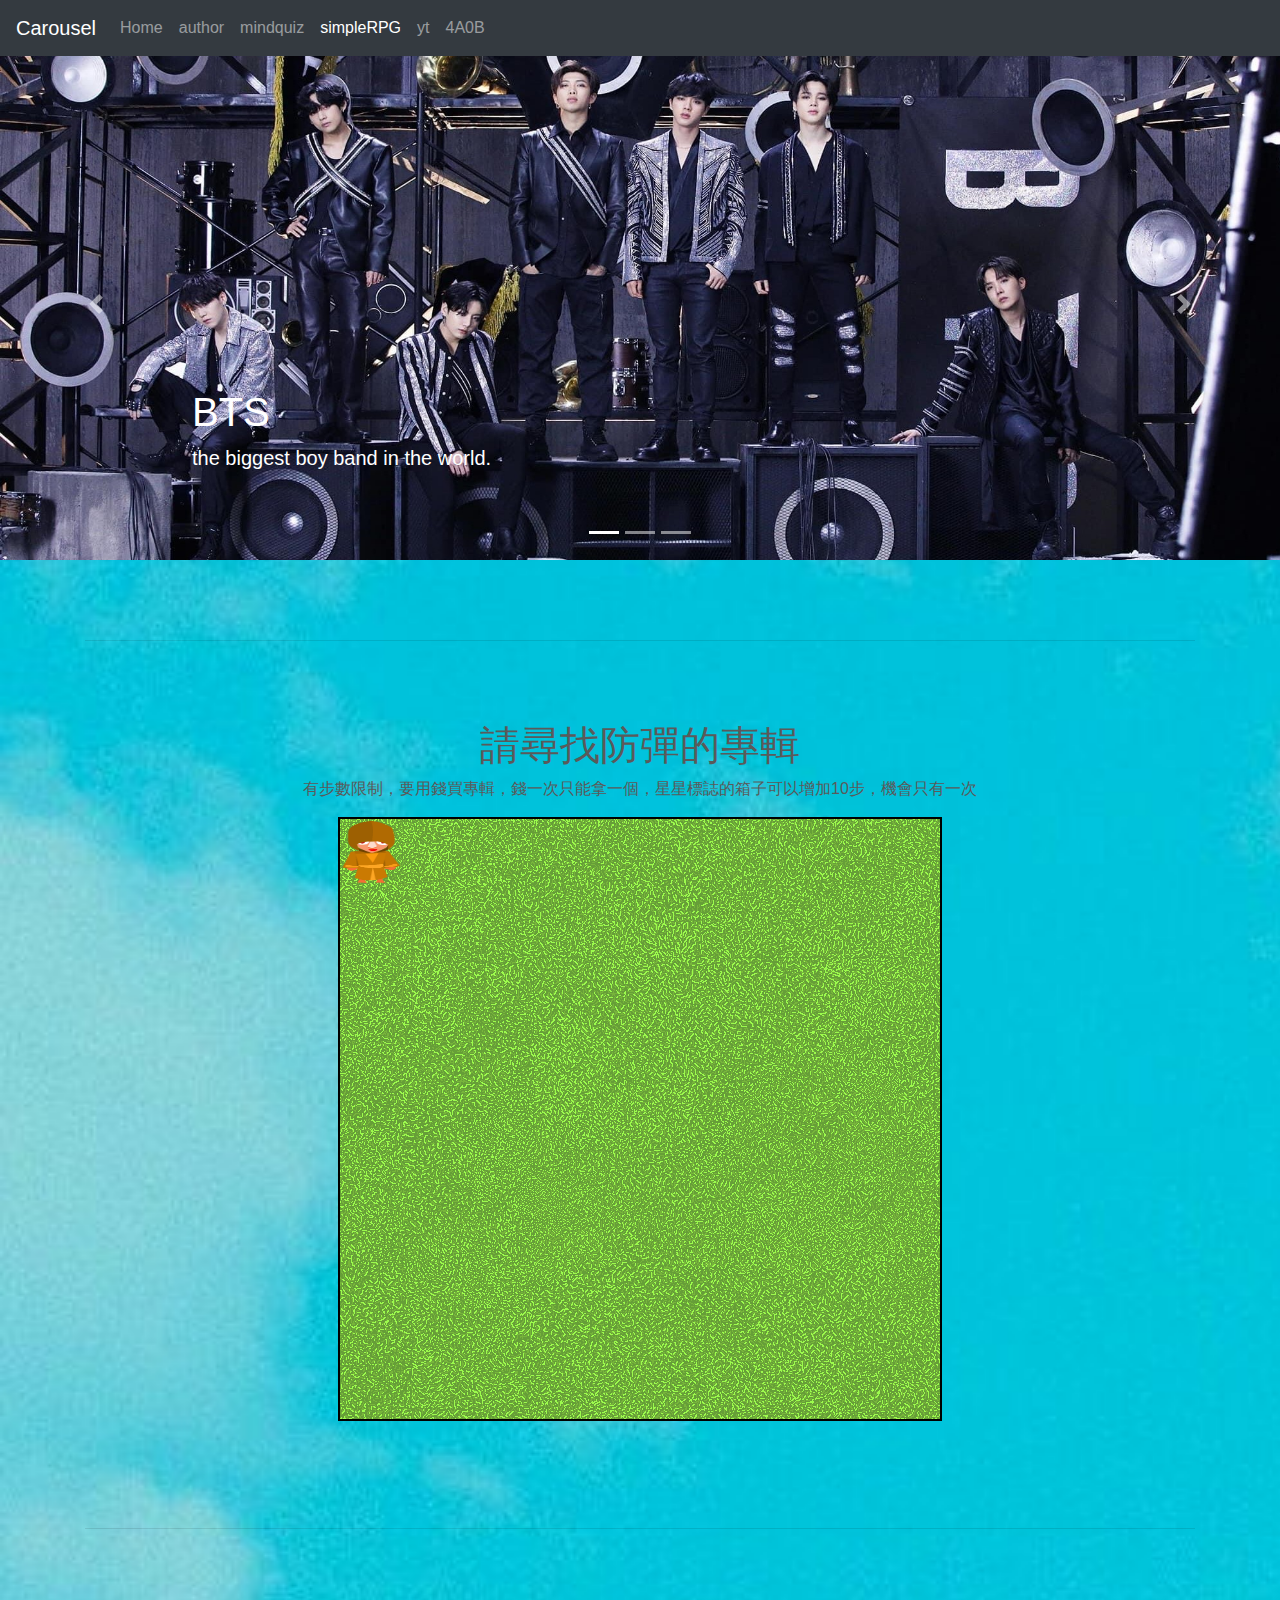
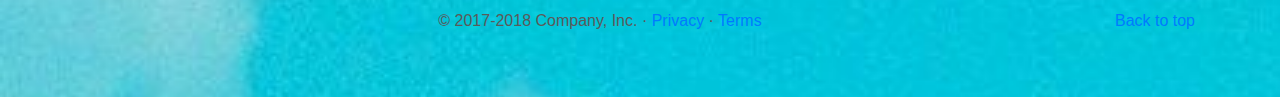
<file: simpleRPG.html>
<!doctype html>
<html lang="en">

<head>
    <meta charset="utf-8">
    <meta name="viewport" content="width=device-width, initial-scale=1, shrink-to-fit=no">
    <meta name="description" content="">
    <meta name="author" content="">
    <link rel="icon" href="favicon.ico">

    <title>Carousel Template for Bootstrap</title>

    <!-- Bootstrap core CSS -->
    <link href="dist/css/bootstrap.min.css" rel="stylesheet">
    <link href="simpleRPG/style.css" rel="stylesheet">

    <!-- Custom styles for this template -->
    <link href="carousel.css" rel="stylesheet">
</head>

<body>

    <header>
        <nav class="navbar navbar-expand-md navbar-dark fixed-top bg-dark">
            <a class="navbar-brand" href="#">Carousel</a>
            <button class="navbar-toggler" type="button" data-toggle="collapse" data-target="#navbarCollapse" aria-controls="navbarCollapse" aria-expanded="false" aria-label="Toggle navigation">
          <span class="navbar-toggler-icon"></span>
        </button>
            <div class="collapse navbar-collapse" id="navbarCollapse">
                <ul class="navbar-nav mr-auto">
                    <li class="nav-item">
                        <a class="nav-link" href="index.html">Home </a>
                    </li>
                    <li class="nav-item">
                        <a class="nav-link" href="irene.html">author</a>
                    </li>
                    <li class="nav-item ">
                        <a class="nav-link" href="mindquiz.html">mindquiz</a>
                    </li>
                    <li class="nav-item">
                        <a class="nav-link active" href="#">simpleRPG<span class="sr-only">(current)</span></a>
                    </li>
                    <li class="nav-item">
                        <a class="nav-link" href="yt.html">yt</a>
                    </li>
                    <li class="nav-item">
                        <a class="nav-link " href="4A0B.html">4A0B</a>
                    </li>
                </ul>

            </div>
        </nav>
    </header>

    <main role="main">

        <div id="myCarousel" class="carousel slide" data-ride="carousel">
            <ol class="carousel-indicators">
                <li data-target="#myCarousel" data-slide-to="0" class="active"></li>
                <li data-target="#myCarousel" data-slide-to="1"></li>
                <li data-target="#myCarousel" data-slide-to="2"></li>
            </ol>
            <div class="carousel-inner">
                <div class="carousel-item active">
                    <img class="first-slide" src="img/02.jpg" alt="First slide">
                    <div class="container">
                        <div class="carousel-caption text-left">
                            <h1>BTS</h1>
                            <p>the biggest boy band in the world.</p>

                        </div>
                    </div>
                </div>
                <div class="carousel-item">
                    <img class="second-slide" src="img/20.jpg" alt="Second slide">
                    <div class="container">
                        <div class="carousel-caption">
                            <h1>防彈少年團</h1>
                            <p>由Jin Suga J-hope RM Jimin V Joungkook組成的七人男子團體</p>

                        </div>
                    </div>
                </div>
                <div class="carousel-item">
                    <img class="third-slide" src="img/06.jpg" alt="Third slide">
                    <div class="container">
                        <div class="carousel-caption text-right">
                            <h1>Speak Yourself！</h1>
                            <p>No matter who you are, where you from, your skin color, your gender identity, just speak yourself.</p>

                        </div>
                    </div>
                </div>
            </div>
            <a class="carousel-control-prev" href="#myCarousel" role="button" data-slide="prev">
                <span class="carousel-control-prev-icon" aria-hidden="true"></span>
                <span class="sr-only">Previous</span>
            </a>
            <a class="carousel-control-next" href="#myCarousel" role="button" data-slide="next">
                <span class="carousel-control-next-icon" aria-hidden="true"></span>
                <span class="sr-only">Next</span>
            </a>
        </div>


        <!-- Marketing messaging and featurettes
      ================================================== -->
        <!-- Wrap the rest of the page in another container to center all the content. -->

        <div class="container marketing">


            <!-- START THE FEATURETTES -->

            <hr class="featurette-divider">

            <h1>請尋找防彈的專輯</h1>
            <p>有步數限制，要用錢買專輯，錢一次只能拿一個，星星標誌的箱子可以增加10步，機會只有一次</p>
            <div>
                <canvas id="myCanvas" width="600" height="600"></canvas>
                <p id="talkBox"></p>
            </div>
            <audio id="bgMusic">
            </audio>
            <hr class="featurette-divider">

            <!-- /END THE FEATURETTES -->

        </div>
        <!-- /.container -->


        <!-- FOOTER -->
        <footer class="container">
            <p class="float-right"><a href="#">Back to top</a></p>
            <p>&copy; 2017-2018 Company, Inc. &middot; <a href="#">Privacy</a> &middot; <a href="#">Terms</a></p>
        </footer>
    </main>

    <!-- Bootstrap core JavaScript
    ================================================== -->
    <!-- Placed at the end of the document so the pages load faster -->
    <script src="https://code.jquery.com/jquery-3.3.1.slim.min.js" integrity="sha384-q8i/X+965DzO0rT7abK41JStQIAqVgRVzpbzo5smXKp4YfRvH+8abtTE1Pi6jizo" crossorigin="anonymous"></script>
    <script>
        window.jQuery || document.write('<script src="assets/js/vendor/jquery-slim.min.js"><\/script>')
    </script>
    <script src="assets/js/vendor/popper.min.js"></script>
    <script src="dist/js/bootstrap.min.js"></script>
    <!-- Just to make our placeholder images work. Don't actually copy the next line! -->
    <script src="assets/js/vendor/holder.min.js"></script>
    <script src="simpleRPG/main.js"></script>
</body>

</html>
</file>
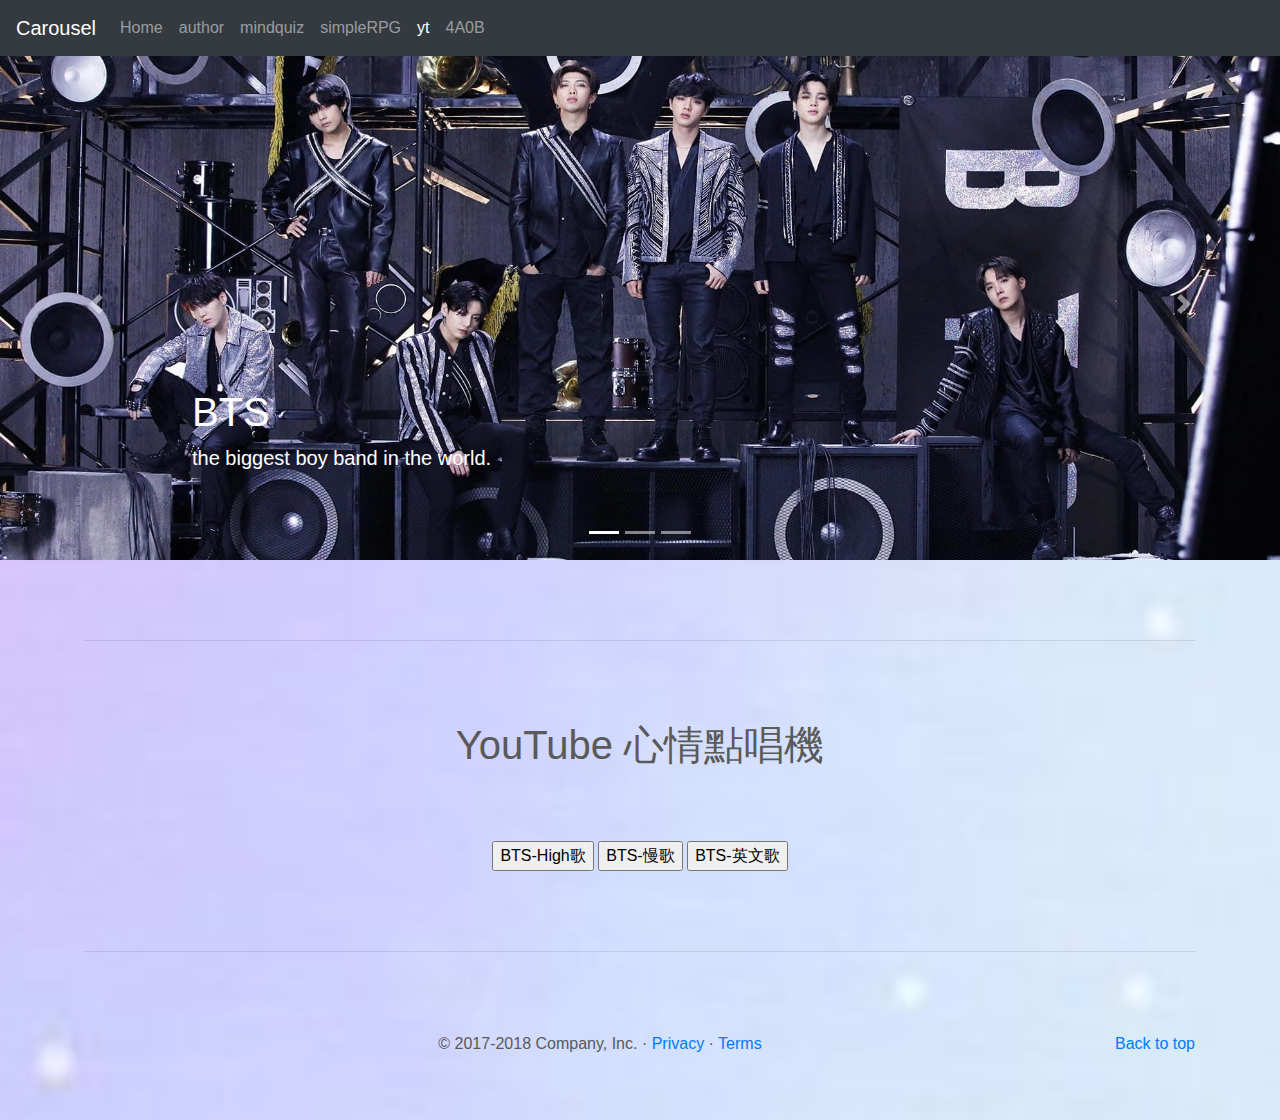
<file: yt.html>
<!doctype html>
<html lang="en">

<head>
    <meta charset="utf-8">
    <meta name="viewport" content="width=device-width, initial-scale=1, shrink-to-fit=no">
    <meta name="description" content="">
    <meta name="author" content="">
    <link rel="icon" href="favicon.ico">

    <title>Carousel Template for Bootstrap</title>

    <!-- Bootstrap core CSS -->
    <link href="dist/css/bootstrap.min.css" rel="stylesheet">
    <link href="yt/style.css" rel="stylesheet">

    <!-- Custom styles for this template -->
    <link href="carousel.css" rel="stylesheet">
</head>

<body>

    <header>
        <nav class="navbar navbar-expand-md navbar-dark fixed-top bg-dark">
            <a class="navbar-brand" href="#">Carousel</a>
            <button class="navbar-toggler" type="button" data-toggle="collapse" data-target="#navbarCollapse" aria-controls="navbarCollapse" aria-expanded="false" aria-label="Toggle navigation">
          <span class="navbar-toggler-icon"></span>
        </button>
            <div class="collapse navbar-collapse" id="navbarCollapse">
                <ul class="navbar-nav mr-auto">
                    <li class="nav-item">
                        <a class="nav-link" href="index.html">Home </a>
                    </li>
                    <li class="nav-item">
                        <a class="nav-link" href="irene.html">author</a>
                    </li>
                    <li class="nav-item ">
                        <a class="nav-link" href="mindquiz.html">mindquiz</a>
                    </li>
                    <li class="nav-item">
                        <a class="nav-link" href="simpleRPG.html">simpleRPG</a>
                    </li>
                    <li class="nav-item">
                        <a class="nav-link active" href="#">yt<span class="sr-only">(current)</span></a>
                    </li>
                    <li class="nav-item">
                        <a class="nav-link " href="4A0B.html">4A0B</a>
                    </li>
                </ul>

            </div>
        </nav>
    </header>

    <main role="main">

        <div id="myCarousel" class="carousel slide" data-ride="carousel">
            <ol class="carousel-indicators">
                <li data-target="#myCarousel" data-slide-to="0" class="active"></li>
                <li data-target="#myCarousel" data-slide-to="1"></li>
                <li data-target="#myCarousel" data-slide-to="2"></li>
            </ol>
            <div class="carousel-inner">
                <div class="carousel-item active">
                    <img class="first-slide" src="img/02.jpg" alt="First slide">
                    <div class="container">
                        <div class="carousel-caption text-left">
                            <h1>BTS</h1>
                            <p>the biggest boy band in the world.</p>

                        </div>
                    </div>
                </div>
                <div class="carousel-item">
                    <img class="second-slide" src="img/20.jpg" alt="Second slide">
                    <div class="container">
                        <div class="carousel-caption">
                            <h1>防彈少年團</h1>
                            <p>由Jin Suga J-hope RM Jimin V Joungkook組成的七人男子團體</p>

                        </div>
                    </div>
                </div>
                <div class="carousel-item">
                    <img class="third-slide" src="img/06.jpg" alt="Third slide">
                    <div class="container">
                        <div class="carousel-caption text-right">
                            <h1>Speak Yourself！</h1>
                            <p>No matter who you are, where you from, your skin color, your gender identity, just speak yourself.</p>

                        </div>
                    </div>
                </div>
            </div>
            <a class="carousel-control-prev" href="#myCarousel" role="button" data-slide="prev">
                <span class="carousel-control-prev-icon" aria-hidden="true"></span>
                <span class="sr-only">Previous</span>
            </a>
            <a class="carousel-control-next" href="#myCarousel" role="button" data-slide="next">
                <span class="carousel-control-next-icon" aria-hidden="true"></span>
                <span class="sr-only">Next</span>
            </a>
        </div>


        <!-- Marketing messaging and featurettes
      ================================================== -->
        <!-- Wrap the rest of the page in another container to center all the content. -->

        <div class="container marketing">


            <!-- START THE FEATURETTES -->

            <hr class="featurette-divider">


            <h1>YouTube 心情點唱機</h1>

            <!--播放歌曲名稱放這裡-->
            <div id="player"></div>
            <!-- <iframe width="560" height="315" src="https://www.youtube.com/embed/3kRl7gkXdXM" title="YouTube video player" frameborder="0" allow="accelerometer; autoplay; clipboard-write; encrypted-media; gyroscope; picture-in-picture" allowfullscreen></iframe> -->
            <h2></h2>
            <!-- YouTube Video Player -->
            <br>
            <input id="playButton1" type="button" value="BTS-High歌">
            <input id="playButton2" type="button" value="BTS-慢歌">
            <input id="playButton3" type="button" value="BTS-英文歌">

            <hr class="featurette-divider">

            <!-- /END THE FEATURETTES -->

        </div>
        <!-- /.container -->


        <!-- FOOTER -->
        <footer class="container">
            <p class="float-right"><a href="#">Back to top</a></p>
            <p>&copy; 2017-2018 Company, Inc. &middot; <a href="#">Privacy</a> &middot; <a href="#">Terms</a></p>
        </footer>
    </main>

    <!-- Bootstrap core JavaScript
    ================================================== -->
    <!-- Placed at the end of the document so the pages load faster -->
    <script src="https://code.jquery.com/jquery-3.3.1.slim.min.js" integrity="sha384-q8i/X+965DzO0rT7abK41JStQIAqVgRVzpbzo5smXKp4YfRvH+8abtTE1Pi6jizo" crossorigin="anonymous"></script>
    <script>
        window.jQuery || document.write('<script src="assets/js/vendor/jquery-slim.min.js"><\/script>')
    </script>
    <script src="assets/js/vendor/popper.min.js"></script>
    <script src="dist/js/bootstrap.min.js"></script>
    <!-- Just to make our placeholder images work. Don't actually copy the next line! -->
    <script src="assets/js/vendor/holder.min.js"></script>
    <script src="https://code.jquery.com/jquery-3.6.0.min.js"></script>
    <script src="https://www.youtube.com/iframe_api"></script>
    <script src="yt/playList.js"></script>
    <script src="yt/main.js"></script>
</body>

</html>
</file>
<file: style.css>
body {
    background-color: rgb(239, 228, 250);
    background-image: url('img/18.png');
    background-repeat: no-repeat;
    background-size: 350px 640px;
    background-position: center;
}

.radius {
    width: 500px;
    height: 500px;
    border-radius: 20px;
}

.me {
    border-radius: 20px;
}
</file>
<file: carousel.css>
/* GLOBAL STYLES
-------------------------------------------------- */


/* Padding below the footer and lighter body text */

body {
    padding-top: 3rem;
    padding-bottom: 3rem;
    color: #5a5a5a;
}


/* CUSTOMIZE THE CAROUSEL
-------------------------------------------------- */


/* Carousel base class */

.carousel {
    margin-bottom: 4rem;
}


/* Since positioning the image, we need to help out the caption */

.carousel-caption {
    bottom: 3rem;
    z-index: 10;
}


/* Declare heights because of positioning of img element */

.carousel-item {
    height: 32rem;
    background-color: #777;
}

.carousel-item>img {
    position: absolute;
    top: 0;
    left: 0;
    min-width: 100%;
    height: 32rem;
}


/* MARKETING CONTENT
-------------------------------------------------- */


/* Center align the text within the three columns below the carousel */

.marketing .col-lg-4 {
    margin-bottom: 1.5rem;
    text-align: center;
}

.marketing h2 {
    font-weight: 400;
}

.marketing .col-lg-4 p {
    margin-right: .75rem;
    margin-left: .75rem;
}


/* Featurettes
------------------------- */

.featurette-divider {
    margin: 5rem 0;
    /* Space out the Bootstrap <hr> more */
}


/* Thin out the marketing headings */

.featurette-heading {
    font-weight: 300;
    line-height: 1;
    letter-spacing: -.05rem;
}


/* RESPONSIVE CSS
-------------------------------------------------- */

@media (min-width: 40em) {
    /* Bump up size of carousel content */
    .carousel-caption p {
        margin-bottom: 1.25rem;
        font-size: 1.25rem;
        line-height: 1.4;
    }
    .featurette-heading {
        font-size: 50px;
    }
}

@media (min-width: 62em) {
    .featurette-heading {
        margin-top: 7rem;
    }
}
</file>
<file: 4A0B/style.css>
body {
        background-image: url('01.jpg');
        background-repeat: no-repeat;
        background-position: -775px -670px;
        background-size: 2500px 4000px;
    }
    
    h1 {
        text-align: center;
    }
    
    #myTable {
        margin: 40px 505px;
    }
    
    #myImage {
        margin: 40px 255px;
    }
    
    #timer {
        width: 100px;
        height: 50px;
        margin: 40px 510px;
        text-align: center;
        padding-top: 8px;
        color: white;
        font-size: 25px;
        background-color: darkslateblue;
    }
    
    #hint {
        text-align: center;
        /* margin: 40px 470px; */
        color: red;
        height: 20px;
    }
</file>
<file: mindquiz/style.css>
body {
    text-align: center;
    background-image: url('7abe9235f71f6899234a59188f021c3f.jpg');
    background-repeat: no-repeat;
    background-size: 2160px 3840px;
}
</file>
<file: simpleRPG/style.css>
body {
    text-align: center;
    background-image: url('images/7a30b1d095fa760bcc2dd11079e6b128.jpg');
    background-repeat: no-repeat;
    background-size: 3456px 6141px;
}

canvas {
    border: 2px solid black;
    background-image: url(images/grasses68.gif);
}

#talkBox {
    height: 20px;
    color: brown;
    font-size: 26px;
    font-weight: bold;
}
</file>
<file: yt/style.css>
body {
     background-image: url('03.jpg');
     background-repeat: no-repeat;
     background-position: -775px -670px;
     background-size: 3500px 6860px;
     text-align: center;
 }
 
 h2 {
     /* 預留歌曲名稱顯示空間 */
     height: 32px;
     font-size: medium;
 }
</file>
